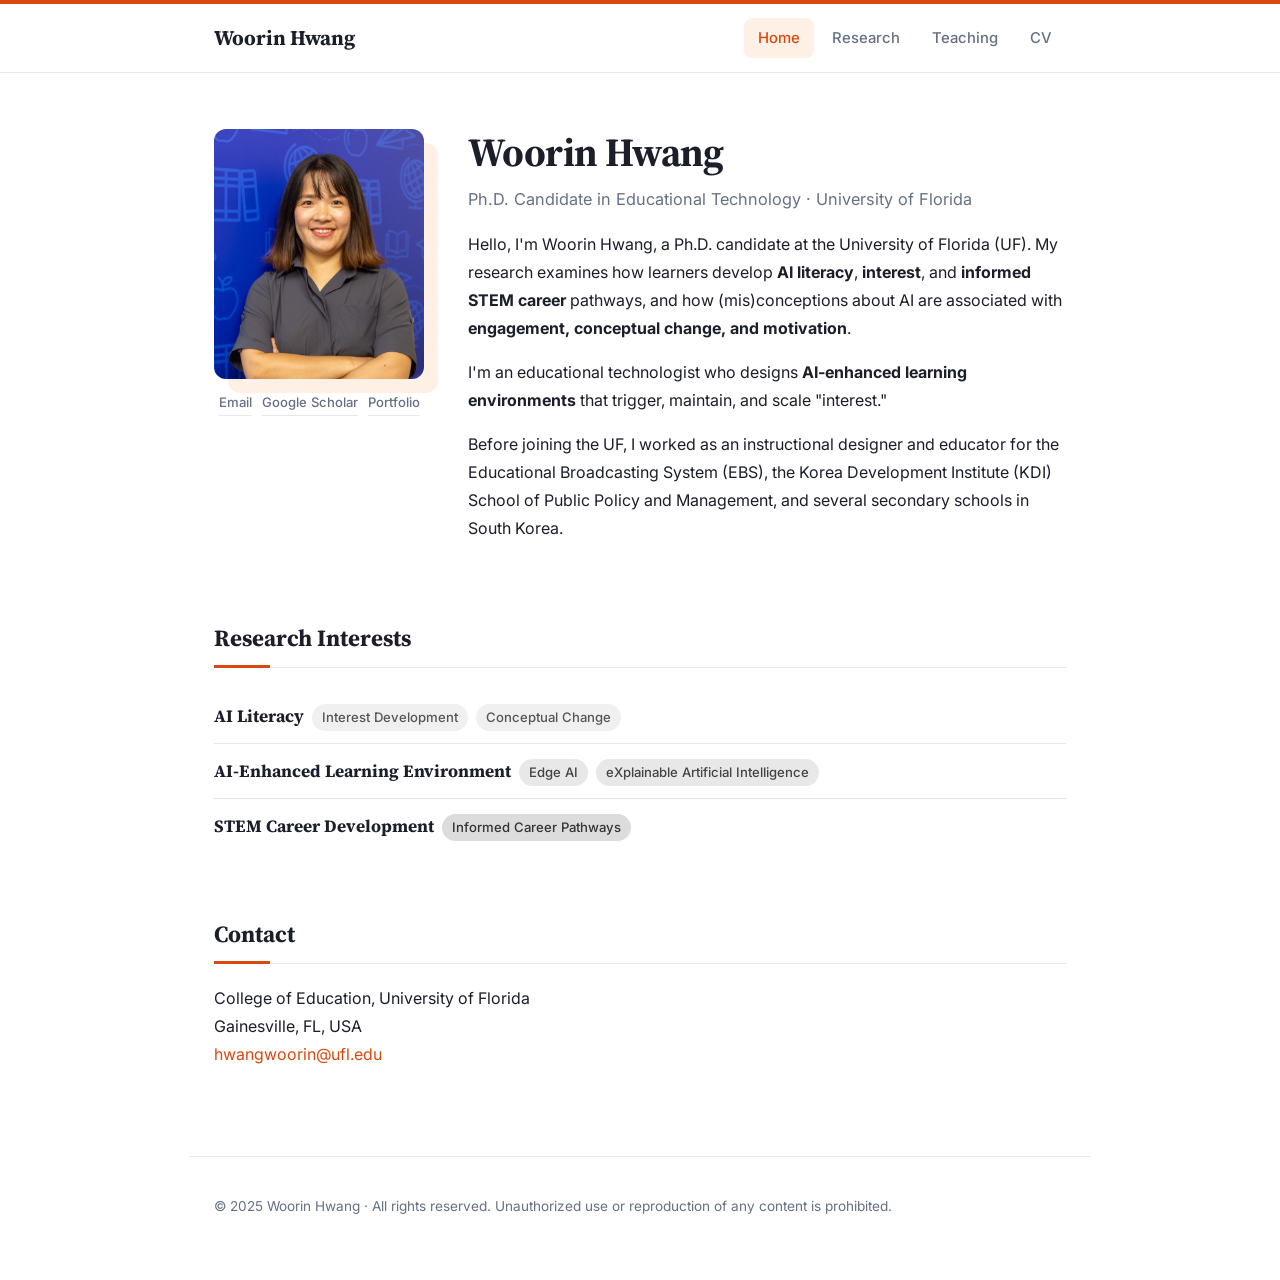
<file: index.html>
<!DOCTYPE html>
<html lang="en">
<head>
  <meta charset="UTF-8" />
  <meta name="viewport" content="width=device-width, initial-scale=1.0" />
  <title>Woorin Hwang</title>
  <link rel="stylesheet" href="style.css" />
  <style>
    .profile-quote {
      font-style: italic;
      color: var(--muted);
      font-size: 0.95rem;
      margin: 0.4em 0 1.2em;
      border-left: 3px solid var(--accent);
      padding-left: 12px;
    }
    .profile-quote span {
      display: block;
      font-style: normal;
      font-size: 0.88rem;
      margin-top: 4px;
    }
    .photo-links {
      display: flex;
      flex-wrap: wrap;
      gap: 10px;
      margin-top: 12px;
      justify-content: center;
    }
    .photo-links a {
      font-size: 0.82rem;
      font-weight: 500;
      color: var(--muted);
      border-bottom: 1px solid var(--border);
      padding-bottom: 1px;
    }
    .photo-links a:hover {
      color: var(--accent);
      text-decoration: none;
      border-bottom-color: var(--accent);
    }
    .photo-col {
      display: flex;
      flex-direction: column;
      align-items: center;
      flex-shrink: 0;
    }
    .interest-list {
      list-style: none;
      padding: 0;
      margin: 0;
    }
    .interest-list li {
      padding: 12px 0;
      border-bottom: 1px solid var(--border);
      display: flex;
      align-items: baseline;
      gap: 8px;
      flex-wrap: wrap;
    }
    .interest-list li:last-child { border-bottom: none; }
    .interest-main {
      font-family: var(--serif);
      font-weight: 700;
      font-size: 1.08rem;
    }
    .interest-sub {
      font-size: 0.82rem;
      font-weight: 500;
      padding: 2px 10px;
      border-radius: 20px;
    }
    .sub-1 { background: #f0f0f0; color: #555; }
    .sub-2 { background: #e8e8e8; color: #444; }
    .sub-3 { background: #dcdcdc; color: #333; }
  </style>
</head>
<body>

  <header class="site-header">
    <nav class="nav">
      <a class="brand" href="index.html">Woorin Hwang</a>
      <ul>
        <li><a href="index.html" class="active">Home</a></li>
        <li><a href="research.html">Research</a></li>
        <li><a href="teaching.html">Teaching</a></li>
        <li><a href="https://docs.google.com/document/d/1JcIJNa732_MLc4j4qiEFIuzYrSAXSQCb/edit?usp=sharing&ouid=103101710992651038260&rtpof=true&sd=true" target="_blank">CV</a></li>
      </ul>
    </nav>
  </header>

  <main>

    <!-- ── Profile ── -->
    <div class="profile">

      <div class="photo-col">
        <img src="photo.jpg" alt="Woorin Hwang" />
        <div class="photo-links">
          <a href="mailto:hwangwoorin@ufl.edu">Email</a>
          <a href="https://scholar.google.com/citations?user=GT4Pu2sAAAAJ&hl=en&authuser=2" target="_blank">Google Scholar</a>
<a href="https://sites.google.com/view/woorin-hwang-portfolio/home" target="_blank">Portfolio</a>
        </div>
      </div>

      <div>
        <h1>Woorin Hwang</h1>
        <p class="subtitle">Ph.D. Candidate in Educational Technology · University of Florida</p>

        <p>
          Hello, I'm Woorin Hwang, a Ph.D. candidate at the University of Florida (UF).
          My research examines how learners develop <strong>AI literacy</strong>, <strong>interest</strong>,
          and <strong>informed STEM career</strong> pathways, and how (mis)conceptions about AI are associated
          with <strong>engagement, conceptual change, and motivation</strong>.
        </p>

        <p>
          I'm an educational technologist who designs <strong>AI‑enhanced learning environments</strong>
          that trigger, maintain, and scale "interest."
        </p>

        <p>
          Before joining the UF, I worked as an instructional designer and educator for the
          Educational Broadcasting System (EBS), the Korea Development Institute (KDI) School of
          Public Policy and Management, and several secondary schools in South Korea.
        </p>
      </div>
    </div>

    <!-- ── Research Interests ── -->
    <h2>Research Interests</h2>
    <ul class="interest-list">
      <li>
        <span class="interest-main">AI Literacy</span>
        <span class="interest-sub sub-1">Interest Development</span>
        <span class="interest-sub sub-1">Conceptual Change</span>
      </li>
      <li>
        <span class="interest-main">AI-Enhanced Learning Environment</span>
        <span class="interest-sub sub-2">Edge AI</span>
        <span class="interest-sub sub-2">eXplainable Artificial Intelligence</span>
      </li>
      <li>
        <span class="interest-main">STEM Career Development</span>
        <span class="interest-sub sub-3">Informed Career Pathways</span>
      </li>
    </ul>

    <!-- ── Contact ── -->
    <h2>Contact</h2>
    <p>
      College of Education, University of Florida<br>
      Gainesville, FL, USA<br>
      <a href="mailto:hwangwoorin@ufl.edu">hwangwoorin@ufl.edu</a>
    </p>

  </main>

  <footer>
    <p>© 2025 Woorin Hwang · All rights reserved. Unauthorized use or reproduction of any content is prohibited.</p>
  </footer>

</body>
</html>
</file>
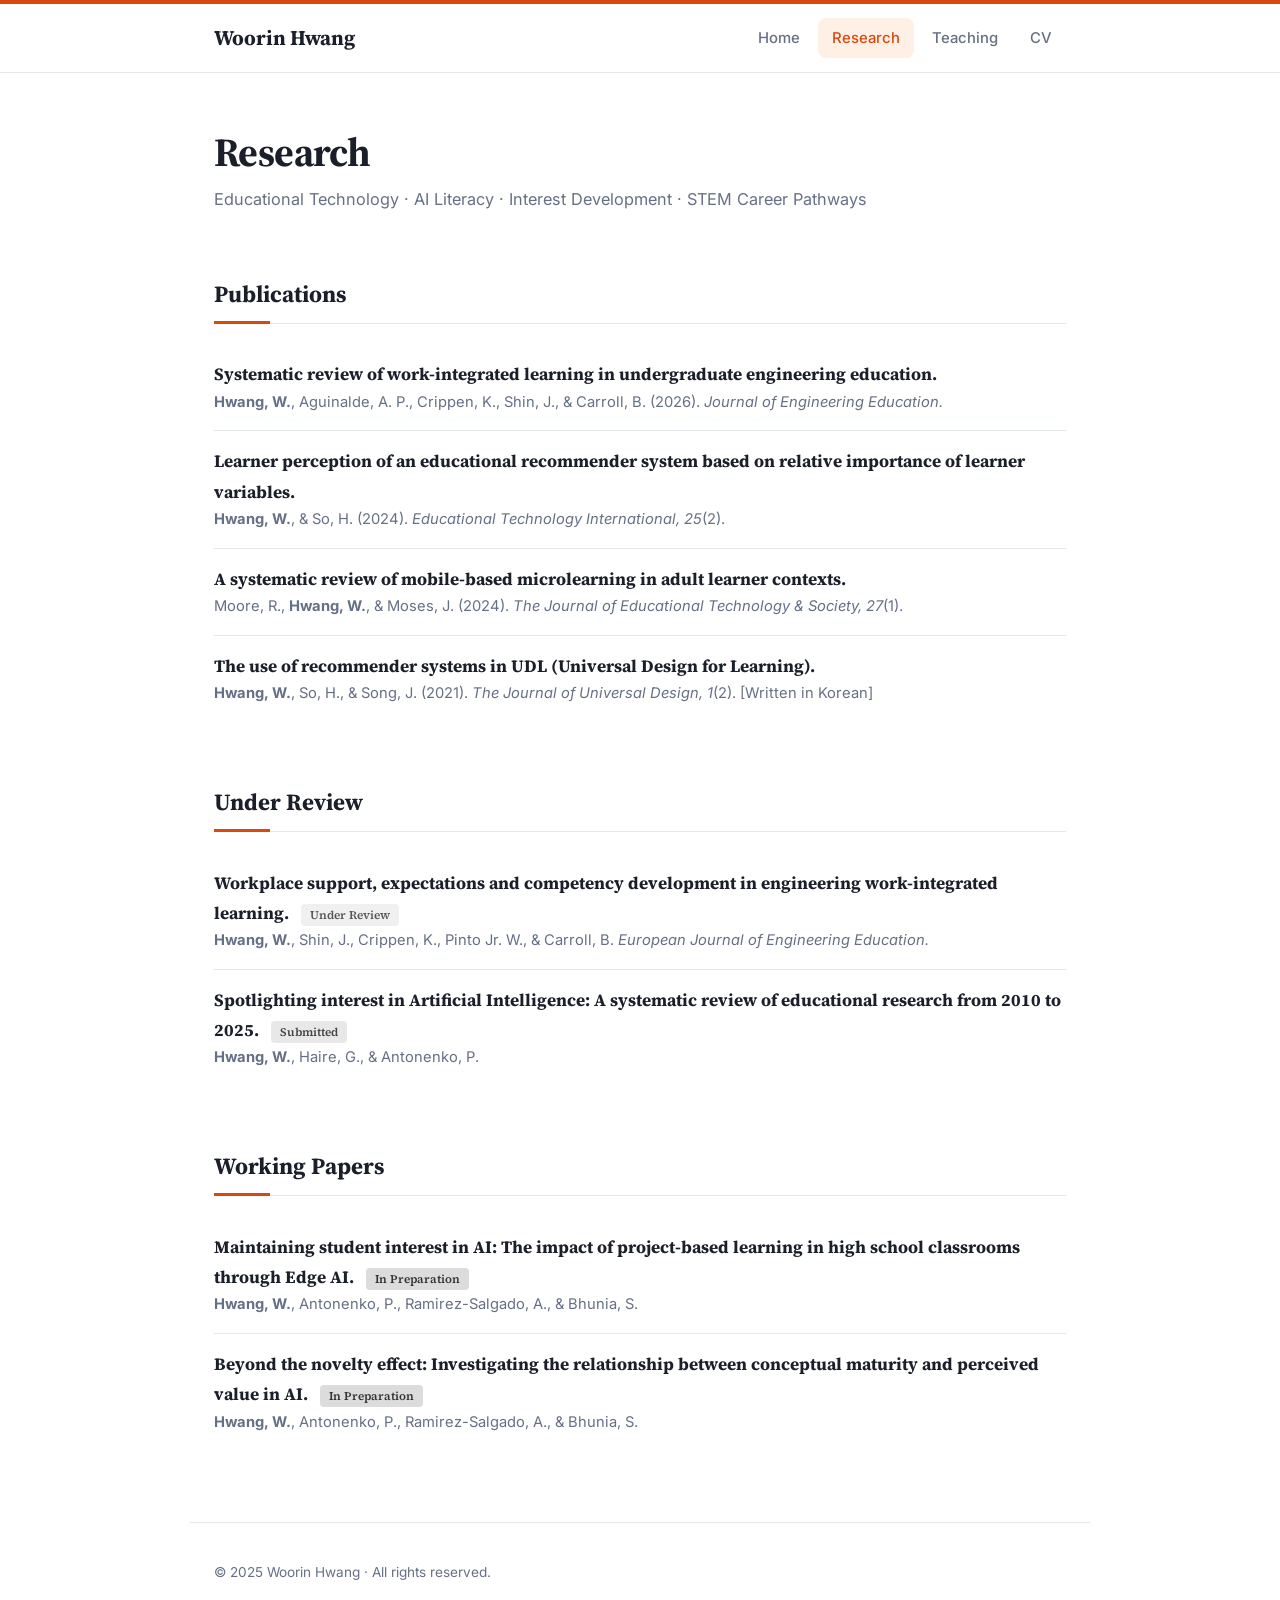
<file: research.html>
<!DOCTYPE html>
<html lang="en">
<head>
  <meta charset="UTF-8" />
  <meta name="viewport" content="width=device-width, initial-scale=1.0" />
  <title>Research · Woorin Hwang</title>
  <link rel="stylesheet" href="style.css" />
  <style>
    .pub-status {
      display: inline-block;
      font-size: 0.72rem;
      font-weight: 600;
      padding: 1px 9px;
      border-radius: 4px;
      margin-left: 8px;
      vertical-align: middle;
    }
    .under-review { background: #f0f0f0; color: #555; }
    .submitted    { background: #e8e8e8; color: #444; }
    .in-prep      { background: #dcdcdc; color: #333; }
    .sub-heading {
      font-family: var(--serif);
      font-size: 1.1rem;
      font-weight: 700;
      margin: 1.8em 0 0.6em;
      color: var(--text);
    }
  </style>
</head>
<body>

  <header class="site-header">
    <nav class="nav">
      <a class="brand" href="index.html">Woorin Hwang</a>
      <ul>
        <li><a href="index.html">Home</a></li>
        <li><a href="research.html" class="active">Research</a></li>
        <li><a href="teaching.html">Teaching</a></li>
        <li><a href="https://docs.google.com/document/d/1JcIJNa732_MLc4j4qiEFIuzYrSAXSQCb/edit?usp=sharing&ouid=103101710992651038260&rtpof=true&sd=true" target="_blank">CV</a></li>
      </ul>
    </nav>
  </header>

  <main>

    <h1>Research</h1>
    <p class="subtitle">Educational Technology · AI Literacy · Interest Development · STEM Career Pathways</p>

    <!-- ── Publications ── -->
    <h2>Publications</h2>

    <ul class="entries">

      <li>
        <div class="entry-title">Systematic review of work-integrated learning in undergraduate engineering education.</div>
        <div class="entry-meta"><strong>Hwang, W.</strong>, Aguinalde, A. P., Crippen, K., Shin, J., &amp; Carroll, B. (2026). <em>Journal of Engineering Education.</em></div>
      </li>

      <li>
        <div class="entry-title">Learner perception of an educational recommender system based on relative importance of learner variables.</div>
        <div class="entry-meta"><strong>Hwang, W.</strong>, &amp; So, H. (2024). <em>Educational Technology International, 25</em>(2).</div>
      </li>

      <li>
        <div class="entry-title">A systematic review of mobile-based microlearning in adult learner contexts.</div>
        <div class="entry-meta">Moore, R., <strong>Hwang, W.</strong>, &amp; Moses, J. (2024). <em>The Journal of Educational Technology &amp; Society, 27</em>(1).</div>
      </li>

      <li>
        <div class="entry-title">The use of recommender systems in UDL (Universal Design for Learning).</div>
        <div class="entry-meta"><strong>Hwang, W.</strong>, So, H., &amp; Song, J. (2021). <em>The Journal of Universal Design, 1</em>(2). [Written in Korean]</div>
      </li>

    </ul>

    <!-- ── Under Review / Submitted ── -->
    <h2>Under Review</h2>
    <ul class="entries">

      <li>
        <div class="entry-title">
          Workplace support, expectations and competency development in engineering work-integrated learning.
          <span class="pub-status under-review">Under Review</span>
        </div>
        <div class="entry-meta"><strong>Hwang, W.</strong>, Shin, J., Crippen, K., Pinto Jr. W., &amp; Carroll, B. <em>European Journal of Engineering Education.</em></div>
      </li>

      <li>
        <div class="entry-title">
          Spotlighting interest in Artificial Intelligence: A systematic review of educational research from 2010 to 2025.
          <span class="pub-status submitted">Submitted</span>
        </div>
        <div class="entry-meta"><strong>Hwang, W.</strong>, Haire, G., &amp; Antonenko, P.</div>
      </li>

    </ul>

    <!-- ── Working Papers ── -->
    <h2>Working Papers</h2>
    <ul class="entries">

      <li>
        <div class="entry-title">
          Maintaining student interest in AI: The impact of project-based learning in high school classrooms through Edge AI.
          <span class="pub-status in-prep">In Preparation</span>
        </div>
        <div class="entry-meta"><strong>Hwang, W.</strong>, Antonenko, P., Ramirez-Salgado, A., &amp; Bhunia, S.</div>
      </li>

      <li>
        <div class="entry-title">
          Beyond the novelty effect: Investigating the relationship between conceptual maturity and perceived value in AI.
          <span class="pub-status in-prep">In Preparation</span>
        </div>
        <div class="entry-meta"><strong>Hwang, W.</strong>, Antonenko, P., Ramirez-Salgado, A., &amp; Bhunia, S.</div>
      </li>

    </ul>

  </main>

  <footer>
    <p>© 2025 Woorin Hwang · All rights reserved.</p>
  </footer>

</body>
</html>
</file>
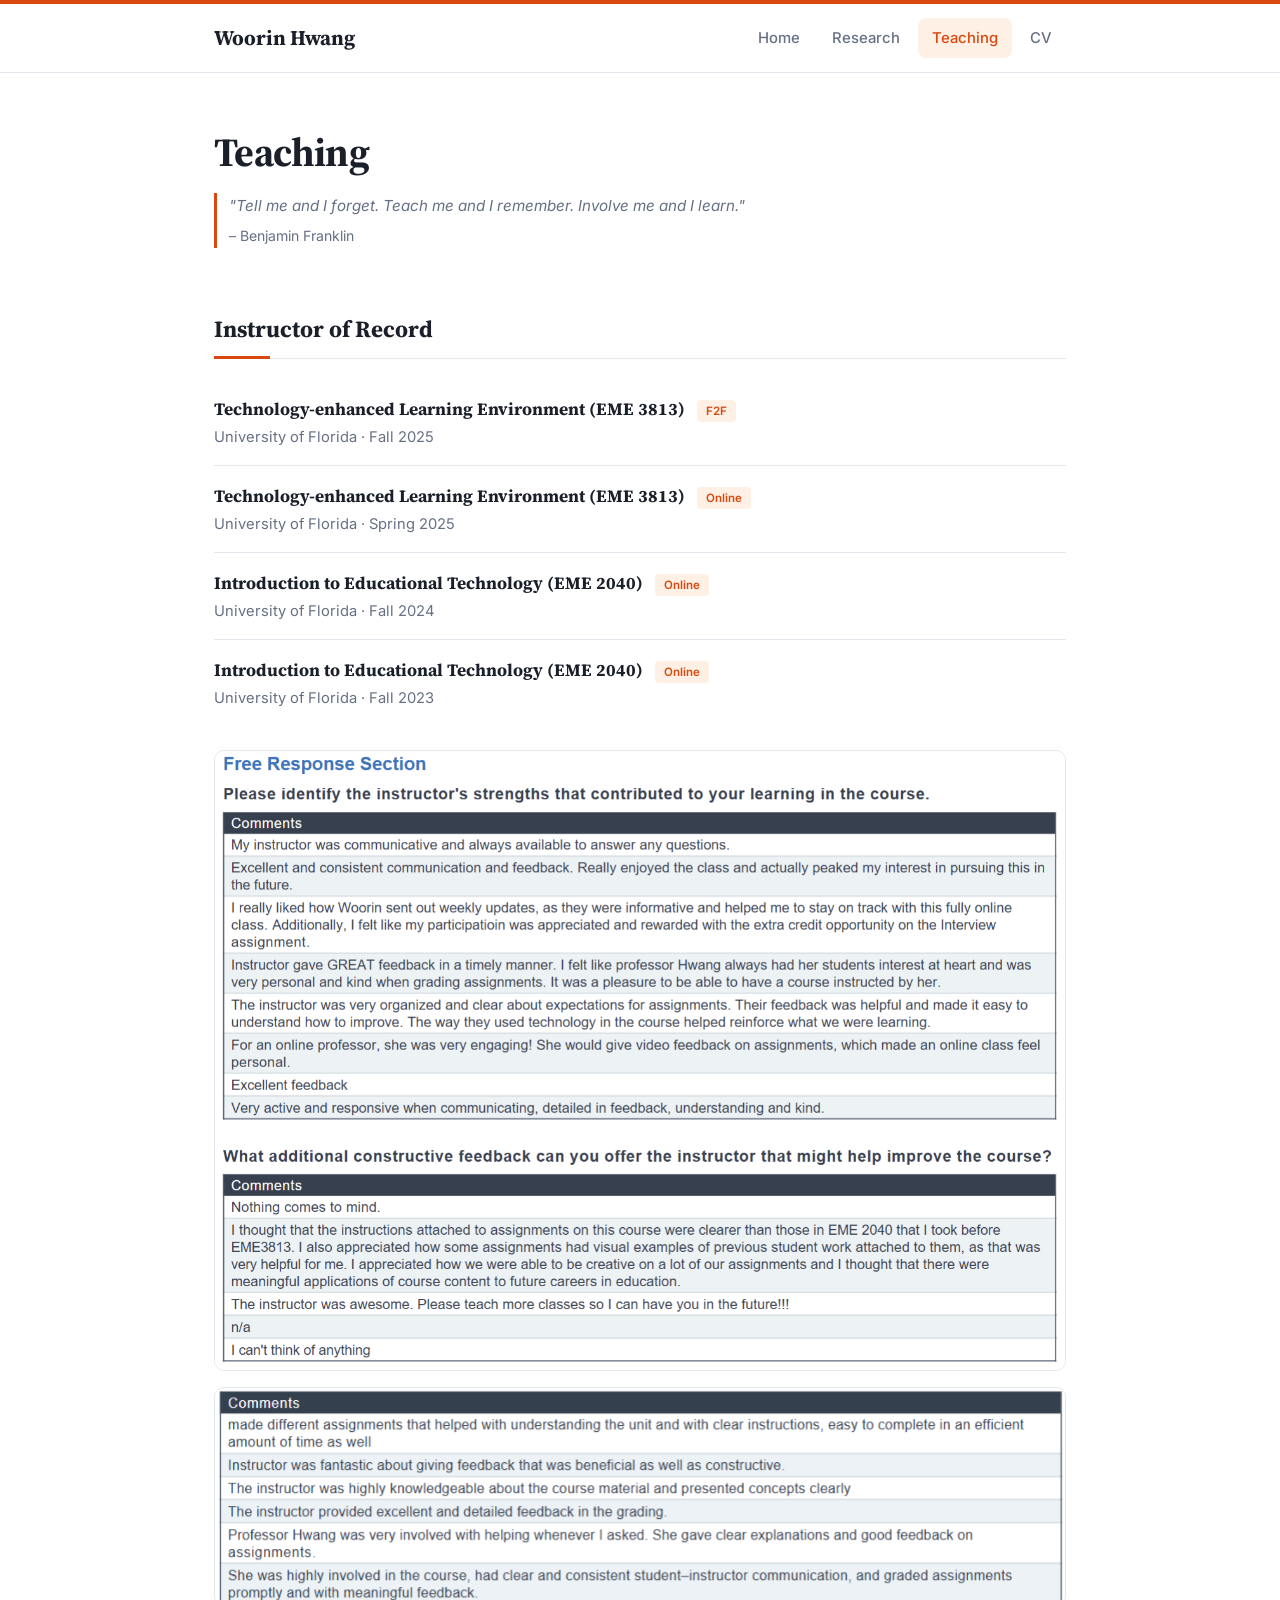
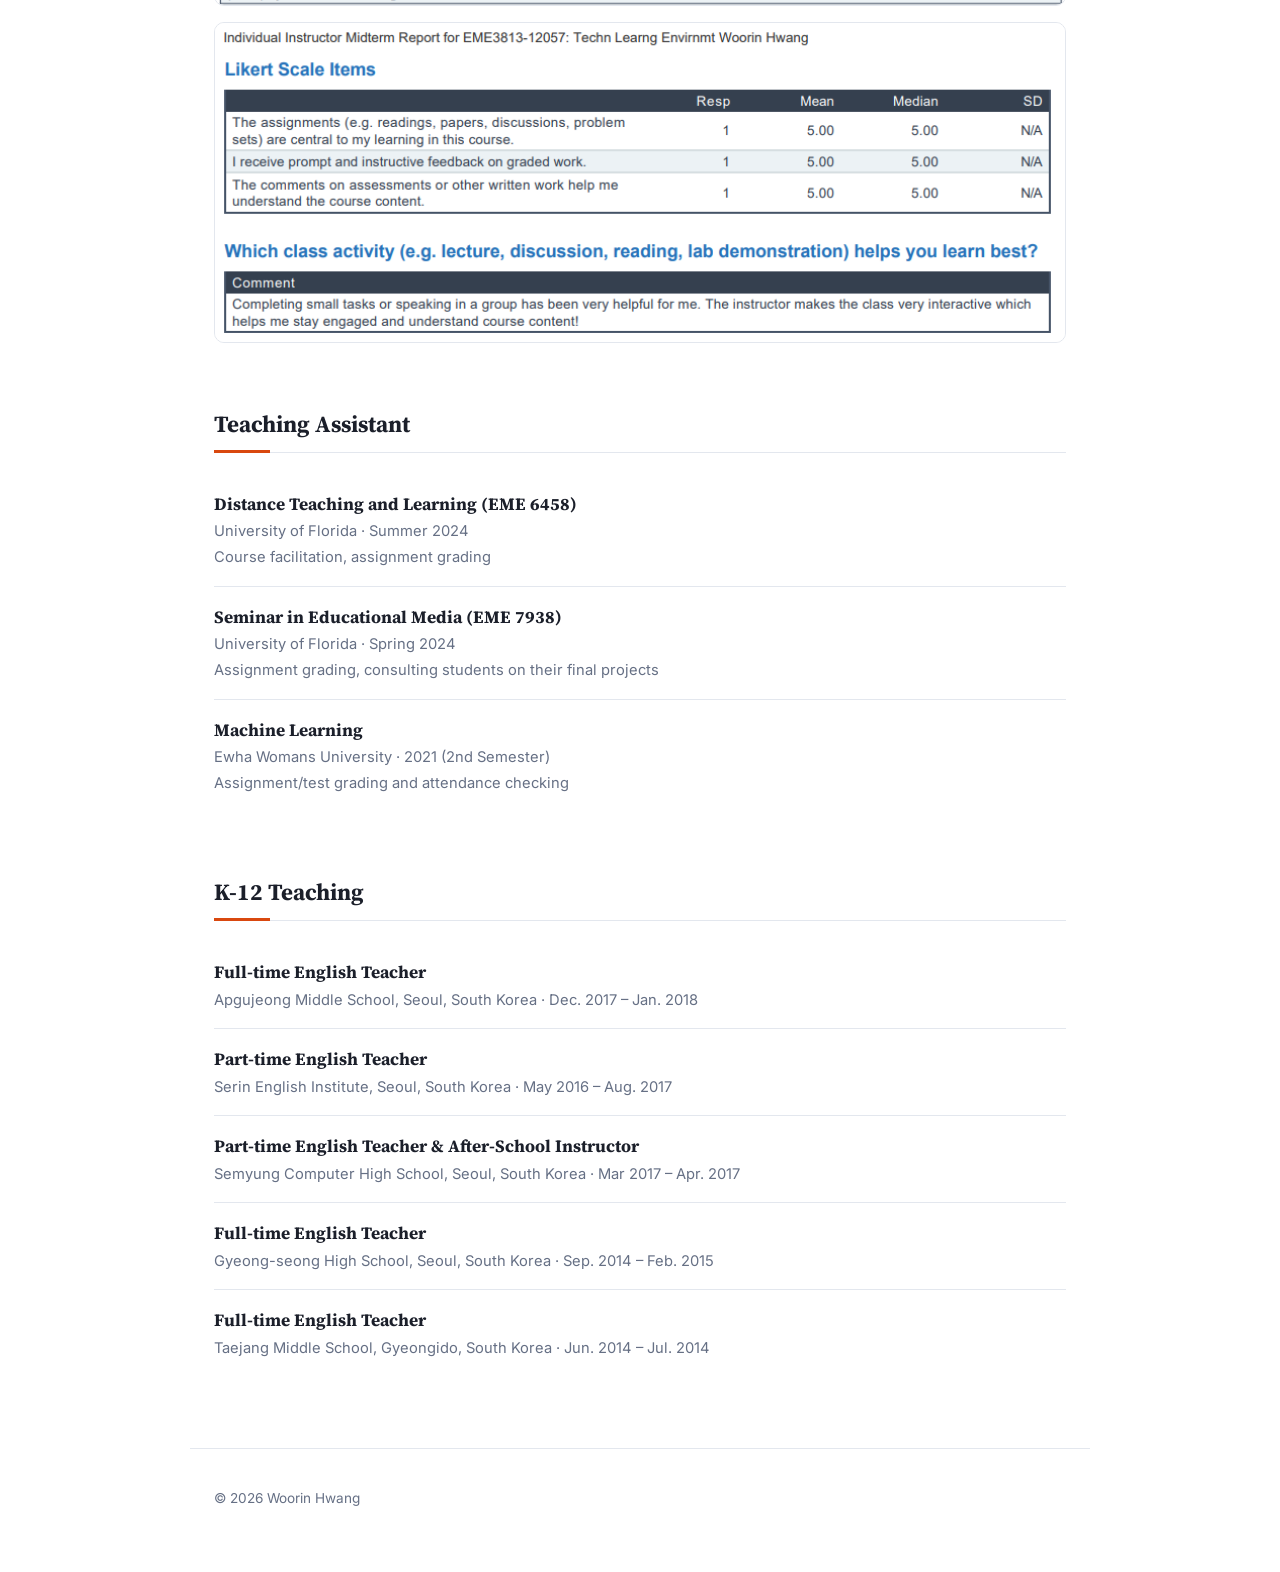
<file: teaching.html>
<!DOCTYPE html>
<html lang="en">
<head>
  <meta charset="UTF-8" />
  <meta name="viewport" content="width=device-width, initial-scale=1.0" />
  <title>Teaching · Woorin Hwang</title>
  <link rel="stylesheet" href="style.css" />
<style>
  .teaching-gallery {
    display: flex;
    flex-direction: column;
    gap: 16px;
    margin-top: 24px;
  }
  .teaching-gallery img {
    width: 100%;
    height: auto;
    border-radius: 10px;
    border: 1px solid var(--border);
  }
    .profile-quote {
      font-style: italic;
      color: var(--muted);
      font-size: 0.95rem;
      margin: 1.2em 0 1.2em;
      border-left: 3px solid var(--accent);
      padding-left: 12px;
    }
    .profile-quote span {
      display: block;
      font-style: normal;
      font-size: 0.88rem;
      margin-top: 4px;
    }
</style>
</head>
<body>

  <header class="site-header">
    <nav class="nav">
      <a class="brand" href="index.html">Woorin Hwang</a>
      <ul>
        <li><a href="index.html">Home</a></li>
        <li><a href="research.html">Research</a></li>
        <li><a href="teaching.html" class="active">Teaching</a></li>
        <li><a href="https://docs.google.com/document/d/1JcIJNa732_MLc4j4qiEFIuzYrSAXSQCb/edit?usp=sharing&ouid=103101710992651038260&rtpof=true&sd=true" target="_blank">CV</a></li>
      </ul>
    </nav>
  </header>

  <main>
    <h1>Teaching</h1>

        <blockquote class="profile-quote">
          "Tell me and I forget. Teach me and I remember. Involve me and I learn."
          <span>– Benjamin Franklin</span>
        </blockquote>


    <!-- ── Instructor of Record ── -->
    <h2>Instructor of Record</h2>
    <ul class="entries">

      <li>
        <span class="entry-title">Technology-enhanced Learning Environment (EME 3813)</span>
        <span class="tag">F2F</span>
        <div class="entry-meta">University of Florida · Fall 2025</div>
      </li>

      <li>
        <span class="entry-title">Technology-enhanced Learning Environment (EME 3813)</span>
        <span class="tag">Online</span>
        <div class="entry-meta">University of Florida · Spring 2025</div>
      </li>

      <li>
        <span class="entry-title">Introduction to Educational Technology (EME 2040)</span>
        <span class="tag">Online</span>
        <div class="entry-meta">University of Florida · Fall 2024</div>
      </li>

      <li>
        <span class="entry-title">Introduction to Educational Technology (EME 2040)</span>
        <span class="tag">Online</span>
        <div class="entry-meta">University of Florida · Fall 2023</div>
      </li>

    </ul>

    <!-- ── 이미지 갤러리 ── -->
    <div class="teaching-gallery">
      <img src="image1.png" alt="Teaching image 1" />
      <img src="image2.png" alt="Teaching image 2" />
      <img src="image3.png" alt="Teaching image 3" />
    </div>

    <!-- ── Teaching Assistant ── -->
    <h2>Teaching Assistant</h2>
    <ul class="entries">

      <li>
        <div class="entry-title">Distance Teaching and Learning (EME 6458)</div>
        <div class="entry-meta">University of Florida · Summer 2024</div>
        <div class="entry-meta">Course facilitation, assignment grading</div>
      </li>

      <li>
        <div class="entry-title">Seminar in Educational Media (EME 7938)</div>
        <div class="entry-meta">University of Florida · Spring 2024</div>
        <div class="entry-meta">Assignment grading, consulting students on their final projects</div>
      </li>

      <li>
        <div class="entry-title">Machine Learning</div>
        <div class="entry-meta">Ewha Womans University · 2021 (2nd Semester)</div>
        <div class="entry-meta">Assignment/test grading and attendance checking</div>
      </li>

    </ul>

    <!-- ── K-12 Teaching ── -->
    <h2>K‑12 Teaching</h2>
    <ul class="entries">

      <li>
        <div class="entry-title">Full-time English Teacher</div>
        <div class="entry-meta">Apgujeong Middle School, Seoul, South Korea · Dec. 2017 – Jan. 2018</div>
      </li>

      <li>
        <div class="entry-title">Part-time English Teacher</div>
        <div class="entry-meta">Serin English Institute, Seoul, South Korea · May 2016 – Aug. 2017</div>

      </li>
      <li>
        <div class="entry-title">Part-time English Teacher & After-School Instructor</div>
        <div class="entry-meta">Semyung Computer High School, Seoul, South Korea · Mar 2017 – Apr. 2017</div>
</li>
      <li>
        <div class="entry-title">Full-time English Teacher</div>
        <div class="entry-meta">Gyeong-seong High School, Seoul, South Korea · Sep. 2014 – Feb. 2015</div>
      </li>

      <li>
        <div class="entry-title">Full-time English Teacher</div>
        <div class="entry-meta">Taejang Middle School, Gyeongido, South Korea · Jun. 2014 – Jul. 2014</div>
      </li>

    </ul>

  </main>

  <footer>
    <p>© 2026 Woorin Hwang</p>
  </footer>

</body>
</html>
</file>
<file: style.css>
/* ===== Scholar Top Bar + Orange accent ===== */
@import url('https://fonts.googleapis.com/css2?family=Inter:wght@400;500;600&family=Noto+Sans+KR:wght@400;500;700&family=Source+Serif+4:opsz,wght@8..60,500;8..60,700&family=Noto+Serif+KR:wght@500;700&display=swap');

:root {
  --bg: #ffffff;
  --text: #1b1f2a;
  --muted: #667085;
  --accent: #d9480f;          /* 포인트 색상: 여기만 바꾸면 전체 적용 */
  --accent-soft: #fff0e5;
  --border: #e3e7ee;
  --max-width: 900px;
  --serif: 'Source Serif 4', 'Noto Serif KR', Georgia, serif;
  --sans: 'Inter', 'Noto Sans KR', -apple-system, BlinkMacSystemFont, sans-serif;
}

@media (prefers-color-scheme: dark) {
  :root {
    --bg: #0f1218;
    --text: #e8ebf2;
    --muted: #98a2b3;
    --accent: #ff9a52;
    --accent-soft: #3a2616;
    --border: #232a37;
  }
}

* { box-sizing: border-box; }
html { scroll-behavior: smooth; }

body {
  margin: 0;
  background: var(--bg);
  color: var(--text);
  font-family: var(--sans);
  line-height: 1.75;
  -webkit-font-smoothing: antialiased;
}

a { color: var(--accent); text-decoration: none; }
a:hover { text-decoration: underline; text-underline-offset: 3px; }

/* ----- 상단 바 ----- */
header.site-header {
  position: sticky;
  top: 0;
  z-index: 20;
  background: var(--bg);
  border-bottom: 1px solid var(--border);
  border-top: 4px solid var(--accent);
}

.nav {
  max-width: var(--max-width);
  margin: 0 auto;
  padding: 14px 24px;
  display: flex;
  justify-content: space-between;
  align-items: center;
  flex-wrap: wrap;
  gap: 10px;
}

.nav .brand {
  font-family: var(--serif);
  font-weight: 700;
  font-size: 1.3rem;
  color: var(--text);
}
.nav .brand:hover { text-decoration: none; color: var(--accent); }

.nav ul {
  list-style: none;
  margin: 0;
  padding: 0;
  display: flex;
  gap: 4px;
}

.nav ul a {
  display: block;
  padding: 7px 14px;
  color: var(--muted);
  font-size: 0.93rem;
  font-weight: 500;
  border-radius: 8px;
}
.nav ul a:hover { color: var(--text); background: rgba(127, 127, 127, 0.1); text-decoration: none; }
.nav ul a.active { color: var(--accent); background: var(--accent-soft); }

/* ----- 본문 ----- */
main {
  max-width: var(--max-width);
  margin: 0 auto;
  padding: 56px 24px 72px;
}

h1 {
  font-family: var(--serif);
  font-size: 2.5rem;
  line-height: 1.15;
  letter-spacing: -0.015em;
  margin: 0 0 0.25em;
}

h2 {
  font-family: var(--serif);
  font-size: 1.45rem;
  margin: 2.6em 0 0.9em;
  padding: 0 0 0.35em;
  border-bottom: 1px solid var(--border);
  position: relative;
}
h2::after {
  content: '';
  position: absolute;
  left: 0;
  bottom: -1px;
  width: 56px;
  height: 3px;
  background: var(--accent);
}

h3 { font-family: var(--serif); font-size: 1.1rem; margin: 1.4em 0 0.3em; }

.subtitle { color: var(--muted); font-size: 1.02rem; margin: 0 0 1.3em; }

/* ----- 프로필 ----- */
.profile {
  display: flex;
  gap: 44px;
  align-items: flex-start;
}

.profile img {
  width: 210px;
  height: 250px;
  object-fit: cover;
  border-radius: 12px;
  background: var(--accent-soft);
  box-shadow: 14px 14px 0 var(--accent-soft);
  flex-shrink: 0;
}

.profile p { margin: 0 0 1em; }

.profile .links { margin-top: 18px; }
.profile .links a {
  display: inline-block;
  margin: 0 18px 0 0;
  font-size: 0.92rem;
  font-weight: 500;
  padding-bottom: 2px;
  border-bottom: 1.5px solid var(--accent);
}
.profile .links a:hover { background: var(--accent-soft); text-decoration: none; }

/* ----- 목록 ----- */
ul.entries { list-style: none; padding: 0; margin: 0; }
ul.entries li {
  padding: 15px 0;
  border-bottom: 1px solid var(--border);
}
ul.entries li:last-child { border-bottom: none; }

.entry-title { font-family: var(--serif); font-weight: 700; font-size: 1.08rem; }
.entry-meta { color: var(--muted); font-size: 0.92rem; }

.tag {
  display: inline-block;
  font-family: var(--sans);
  font-size: 0.72rem;
  font-weight: 600;
  padding: 1px 9px;
  border-radius: 4px;
  background: var(--accent-soft);
  color: var(--accent);
  margin-left: 8px;
  vertical-align: middle;
}

.btn {
  display: inline-block;
  padding: 9px 20px;
  background: var(--accent);
  color: #fff;
  font-weight: 500;
  border-radius: 8px;
}
.btn:hover { opacity: 0.9; color: #fff; text-decoration: none; }

.cv-frame {
  width: 100%;
  height: 80vh;
  border: 1px solid var(--border);
  border-radius: 8px;
  margin-top: 16px;
}

/* ----- 푸터 ----- */
footer {
  max-width: var(--max-width);
  margin: 0 auto;
  padding: 24px 24px 48px;
  border-top: 1px solid var(--border);
  color: var(--muted);
  font-size: 0.85rem;
}

/* ----- 모바일 ----- */
@media (max-width: 640px) {
  .nav { justify-content: center; }
  .nav ul a { padding: 6px 10px; font-size: 0.88rem; }
  .profile { flex-direction: column; align-items: center; text-align: center; gap: 28px; }
  .profile img { box-shadow: 8px 8px 0 var(--accent-soft); }
  .profile .links a { margin: 0 9px; }
  h1 { font-size: 2rem; }
  main { padding-top: 36px; }
}
</file>
